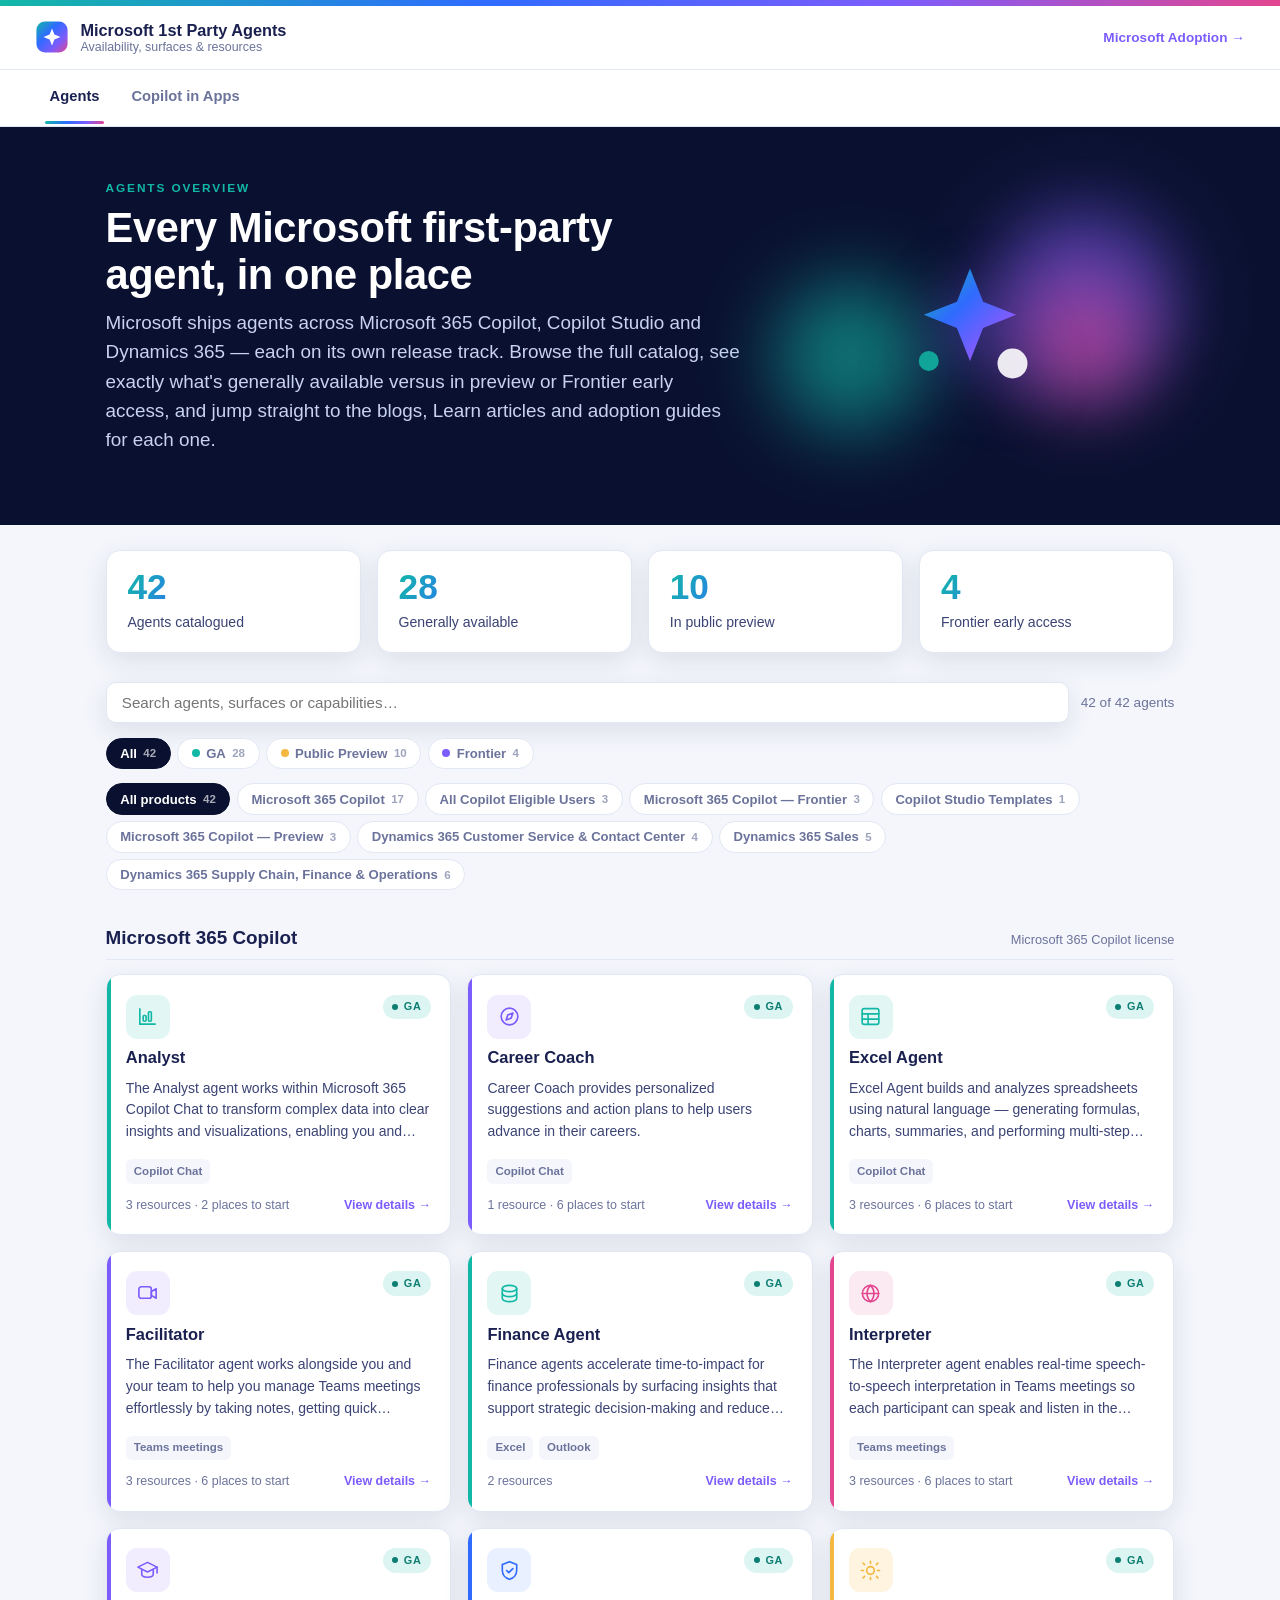
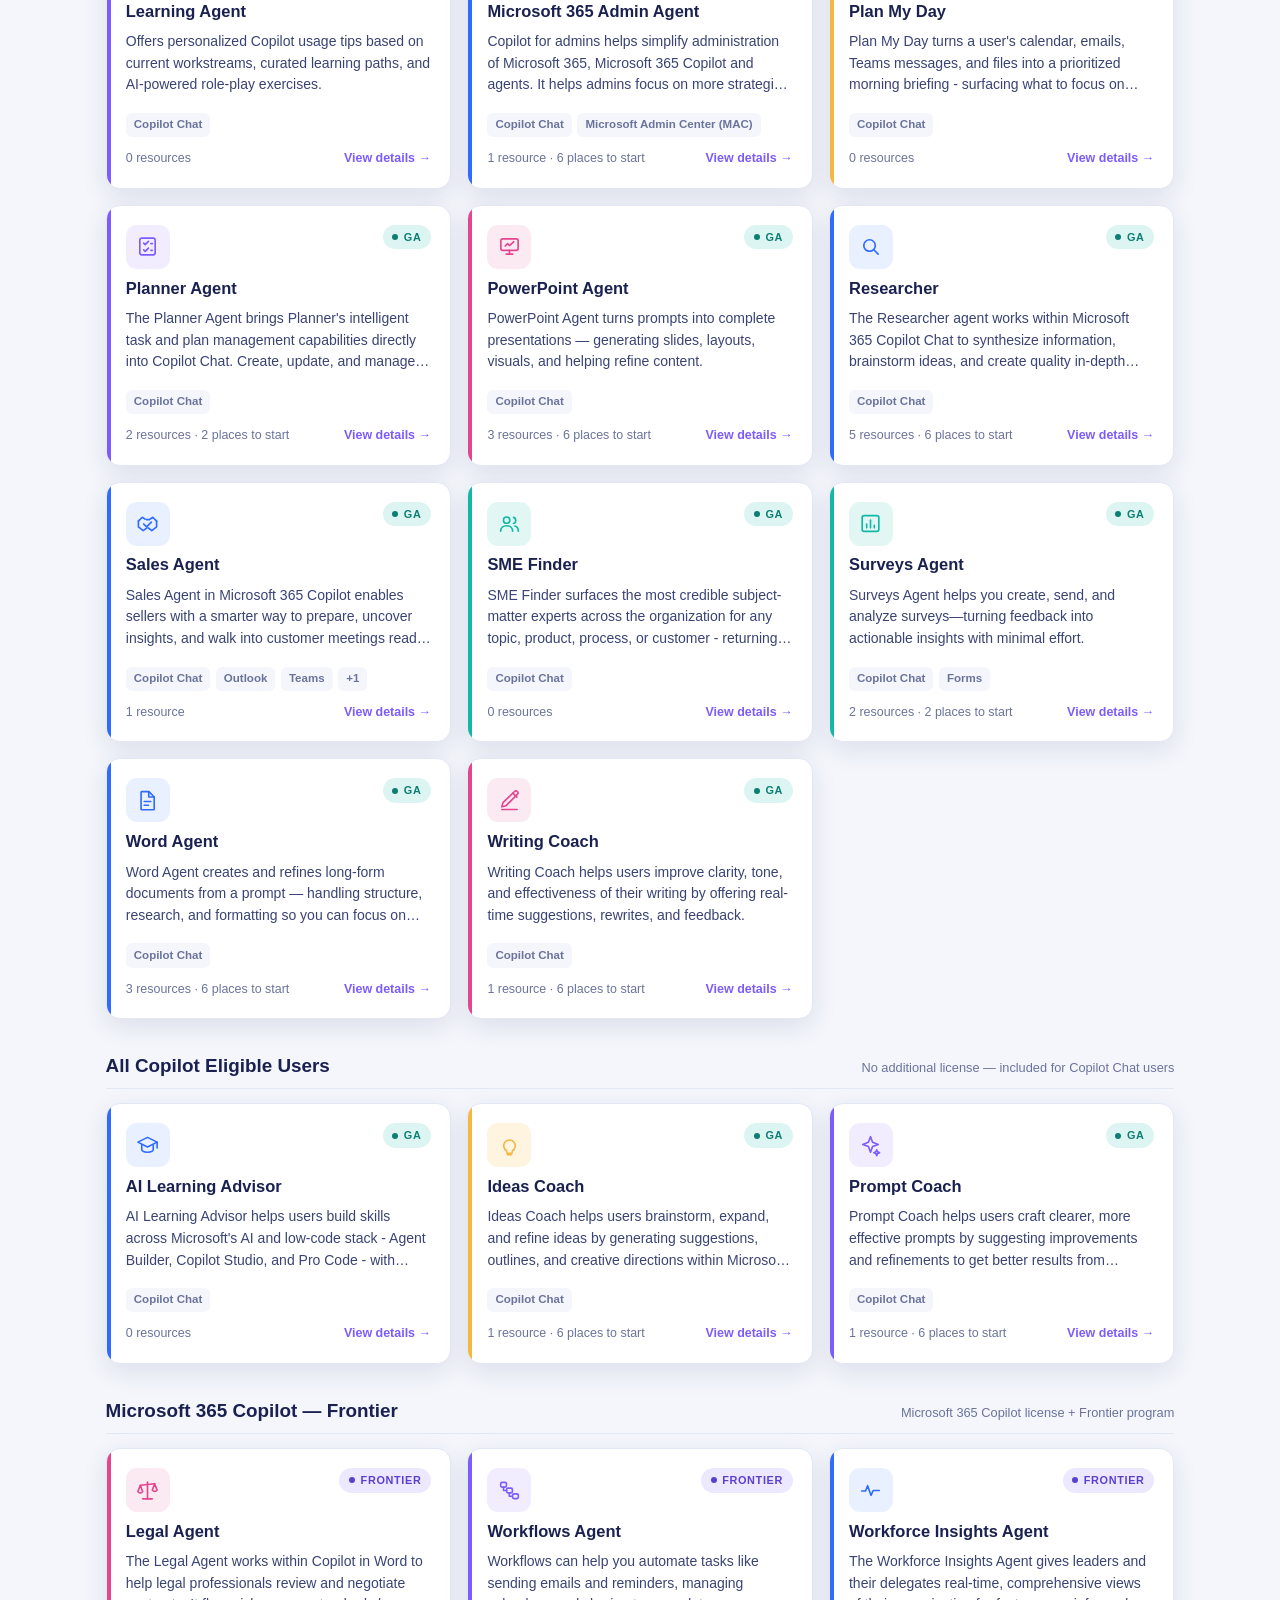
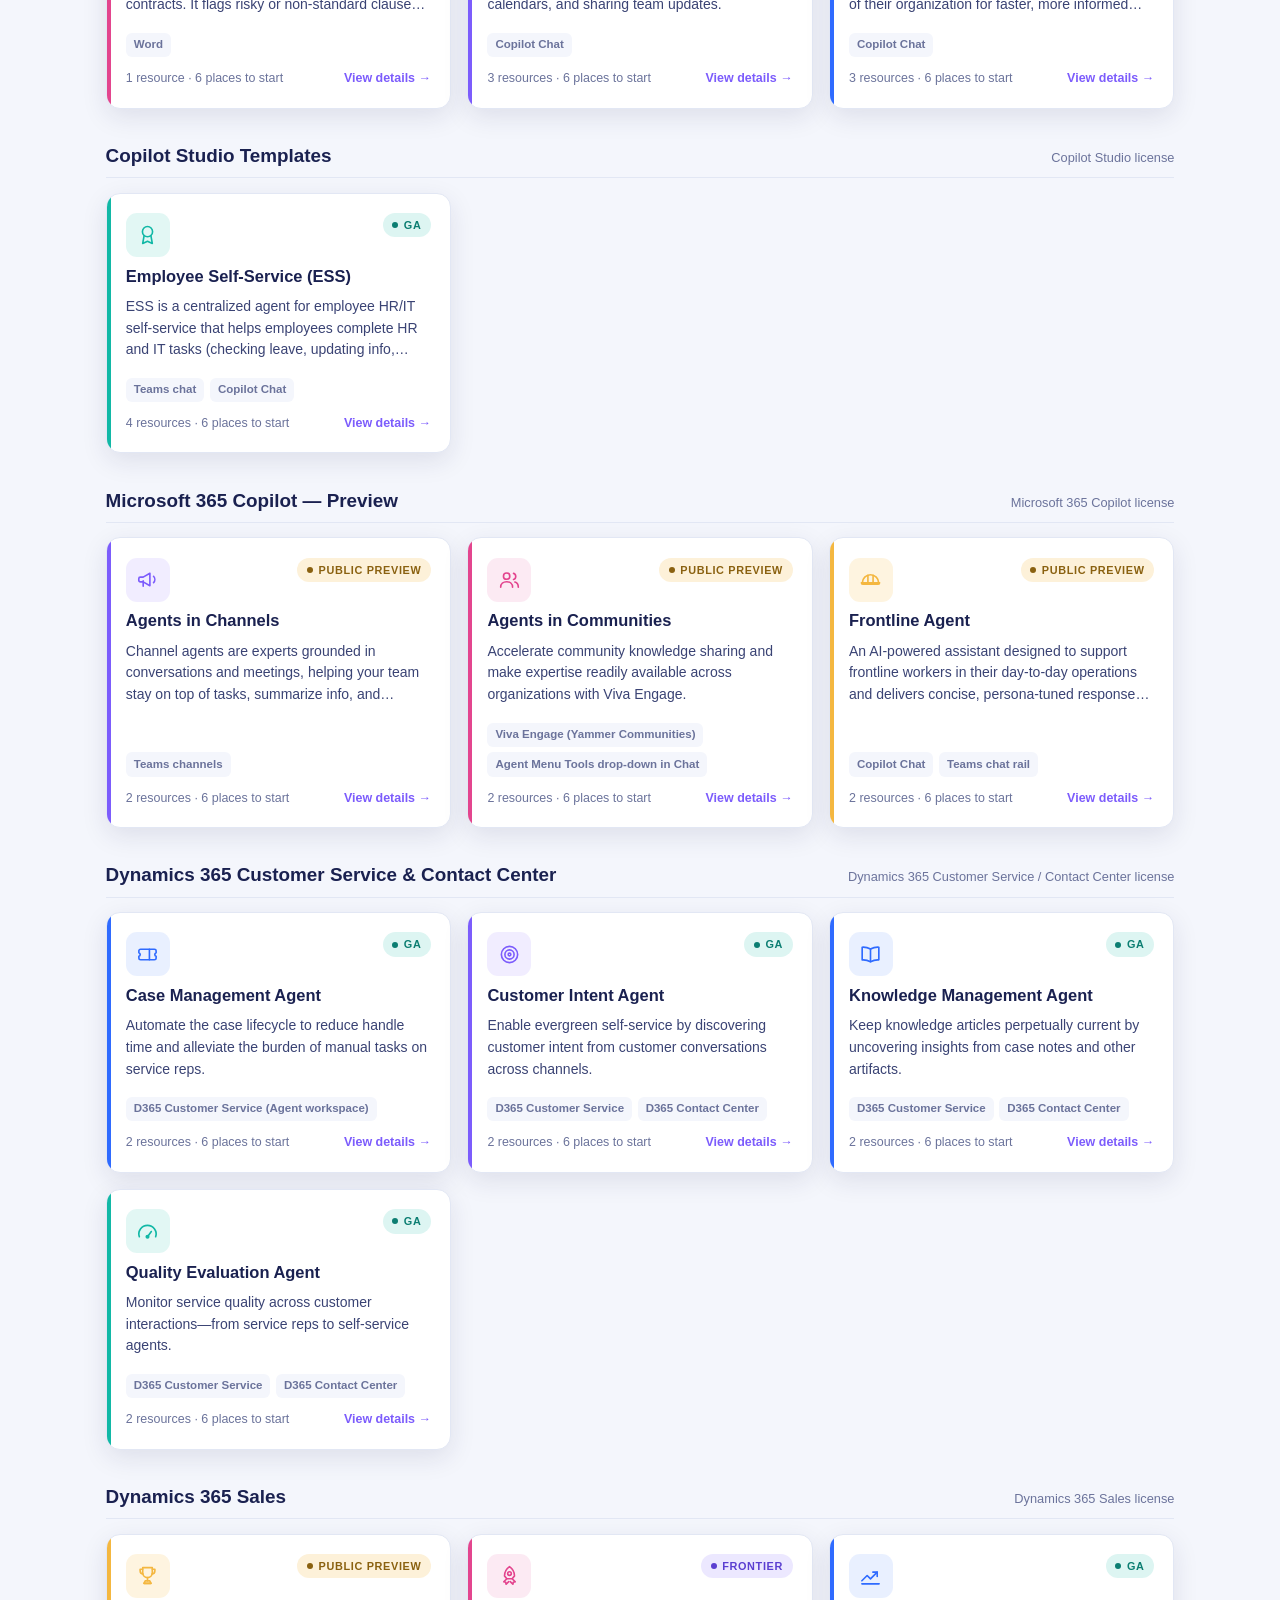
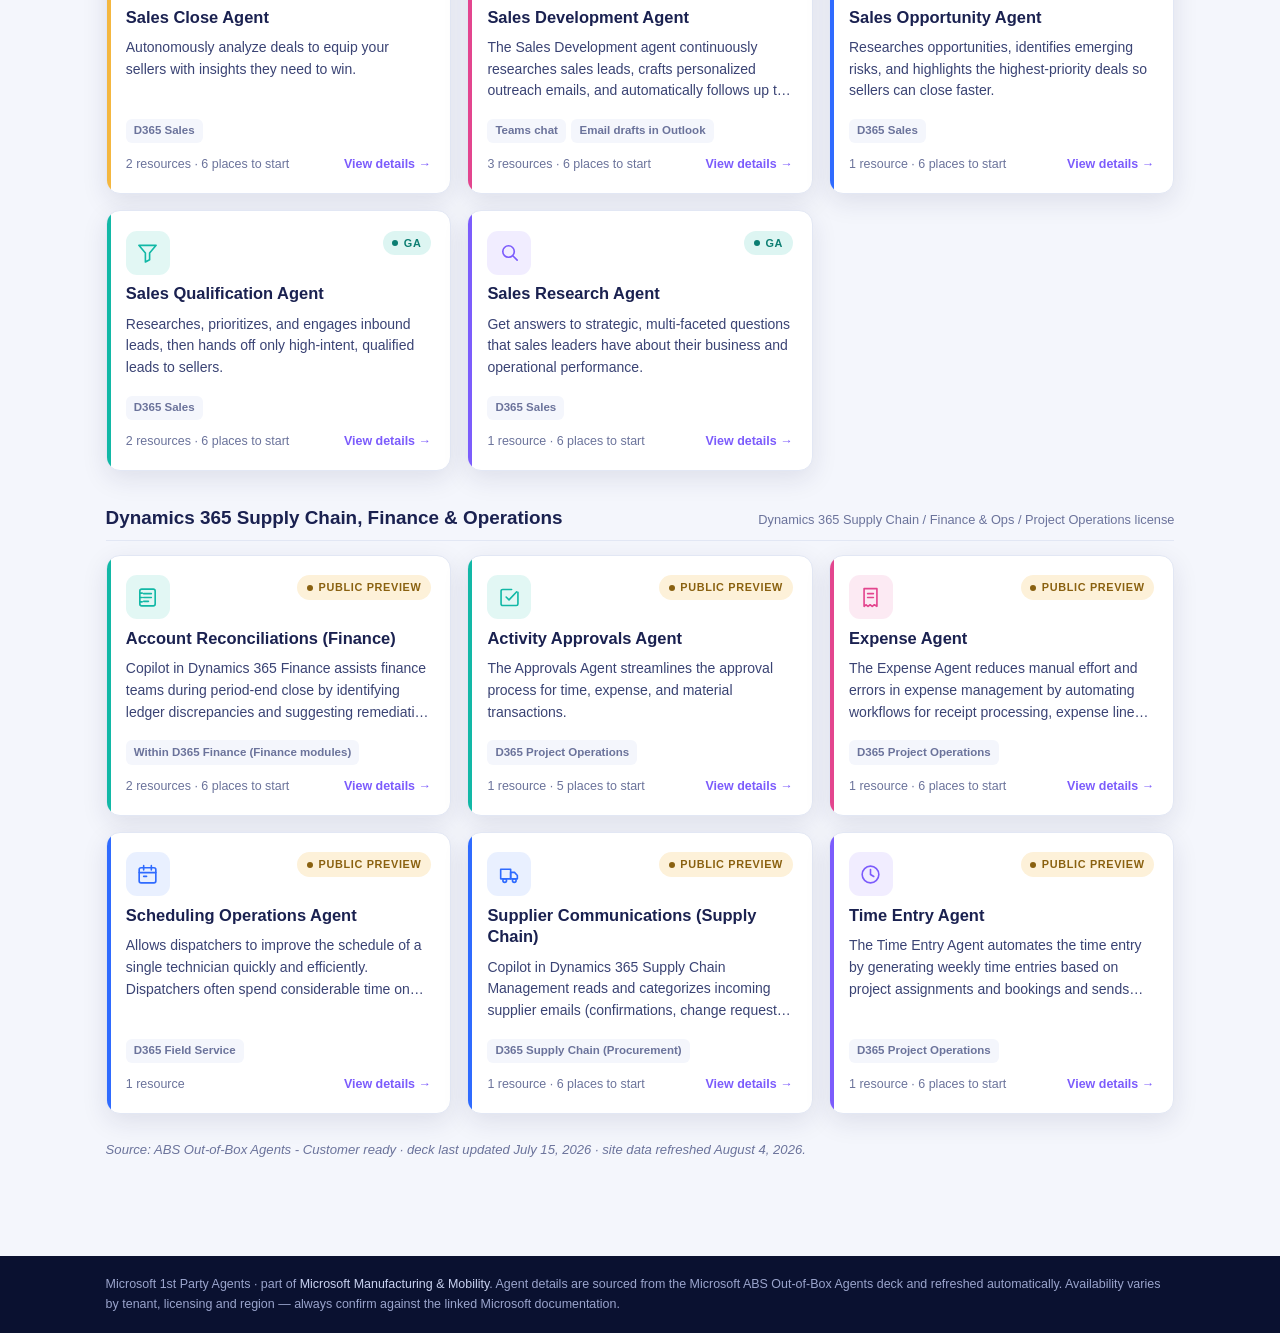
<file: index.html>
<!DOCTYPE html>
<html lang="en">
<head>
<meta charset="utf-8">
<meta name="viewport" content="width=device-width,initial-scale=1">
<title>Microsoft 1st Party Agents</title>
<meta name="description" content="Catalog of Microsoft's first-party AI agents across Microsoft 365 Copilot, Copilot Studio and Dynamics 365 — with availability status, surfaces and resource links.">
<link rel="icon" href="assets/favicon.svg" type="image/svg+xml">
<link rel="stylesheet" href="assets/css/styles.css?v=20260926">
</head>
<body>
<div class="ribbon"></div>

<header class="site-header">
  <a class="brand" href="#/">
    <svg class="brand-glyph" viewBox="0 0 48 48" fill="none" aria-hidden="true">
      <defs><linearGradient id="bg" x1="0" y1="0" x2="1" y2="1">
        <stop offset="0" stop-color="#12B8A6"/><stop offset=".38" stop-color="#2F6BFF"/>
        <stop offset=".7" stop-color="#7C5CFC"/><stop offset="1" stop-color="#E3458E"/>
      </linearGradient></defs>
      <rect x="2" y="2" width="44" height="44" rx="12" fill="url(#bg)"/>
      <path d="M24 12l3.4 8.6L36 24l-8.6 3.4L24 36l-3.4-8.6L12 24l8.6-3.4z" fill="#fff"/>
    </svg>
    <span class="brand-text">
      <strong>Microsoft 1st Party Agents</strong>
      <span>Availability, surfaces &amp; resources</span>
    </span>
  </a>
  <a class="header-cta" href="https://adoption.microsoft.com/en-us/ai-agents/agents-in-microsoft-365/"
     target="_blank" rel="noopener noreferrer">Microsoft Adoption &rarr;</a>
</header>

<nav class="tabs" aria-label="Sections">
  <a class="tab is-active" href="index.html" aria-current="page">Agents</a>
  <a class="tab" href="apps.html">Copilot in Apps</a>
</nav>

<main class="container">

  <!-- ------------------------------------------------------------- list -->
  <div id="listView" class="view">
    <section class="hero">
      <div class="hero-copy">
        <span class="kicker">Agents Overview</span>
        <h1>Every Microsoft first-party agent, in one place</h1>
        <p class="lead">Microsoft ships agents across Microsoft 365 Copilot, Copilot Studio and
          Dynamics 365 — each on its own release track. Browse the full catalog, see exactly what's
          generally available versus in preview or Frontier early access, and jump straight to the
          blogs, Learn articles and adoption guides for each one.</p>
      </div>
      <div class="hero-art">
        <div class="orb orb-a"></div><div class="orb orb-b"></div><div class="orb orb-c"></div>
        <svg class="hero-glyph" viewBox="0 0 120 120" fill="none" aria-hidden="true">
          <defs><linearGradient id="hg" x1="0" y1="0" x2="1" y2="1">
            <stop offset="0" stop-color="#12B8A6"/><stop offset=".4" stop-color="#2F6BFF"/>
            <stop offset=".72" stop-color="#7C5CFC"/><stop offset="1" stop-color="#E3458E"/>
          </linearGradient></defs>
          <path d="M60 14l10.5 26.5L97 51 70.5 61.5 60 88 49.5 61.5 23 51l26.5-10.5z" fill="url(#hg)"/>
          <circle cx="94" cy="90" r="12" fill="#fff" opacity=".9"/>
          <circle cx="27" cy="88" r="8" fill="#12B8A6" opacity=".85"/>
        </svg>
      </div>
    </section>

    <div id="statRow" class="stat-row"></div>

    <div class="controls">
      <div class="search-row">
        <input id="agentSearch" type="search" placeholder="Search agents, surfaces or capabilities…"
               aria-label="Search agents" autocomplete="off">
        <span id="resultCount" class="result-count"></span>
      </div>
      <div class="filter-group" id="statusChips" role="group" aria-label="Filter by availability">
        <span class="filter-label">Availability</span>
      </div>
      <div class="filter-group" id="groupChips" role="group" aria-label="Filter by product">
        <span class="filter-label">Product</span>
      </div>
    </div>

    <div id="agentGroups"></div>
    <p id="sourceNote" class="source-note"></p>
  </div>

  <!-- ----------------------------------------------------------- detail -->
  <div id="detailView" class="view" hidden></div>

</main>

<footer class="site-footer">
  <p>Microsoft 1st Party Agents &middot; part of
    <a href="https://www.mfg-365.com">Microsoft Manufacturing &amp; Mobility</a>.
    Agent details are sourced from the Microsoft ABS Out-of-Box Agents deck and refreshed automatically.
    Availability varies by tenant, licensing and region — always confirm against the linked Microsoft documentation.</p>
</footer>

<script type="module" src="assets/js/app.js?v=20260926"></script>
</body>
</html>
</file>
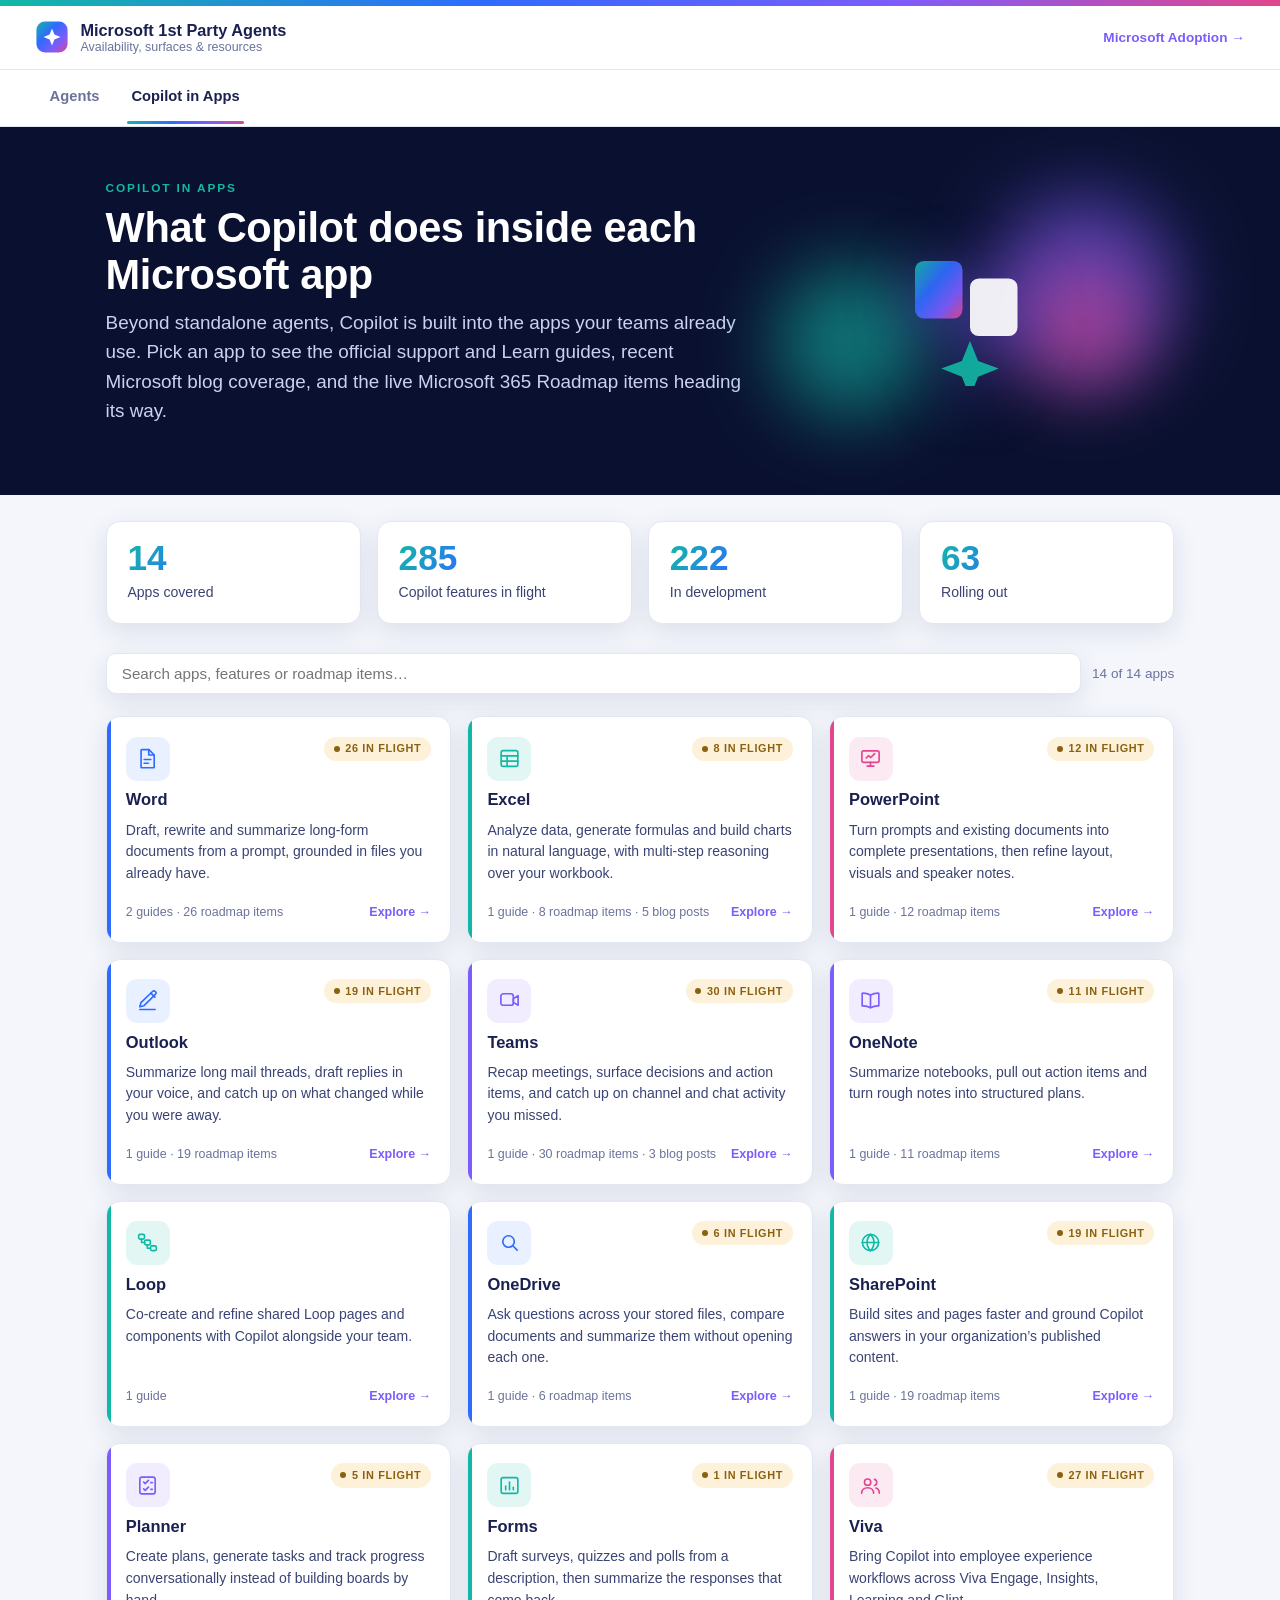
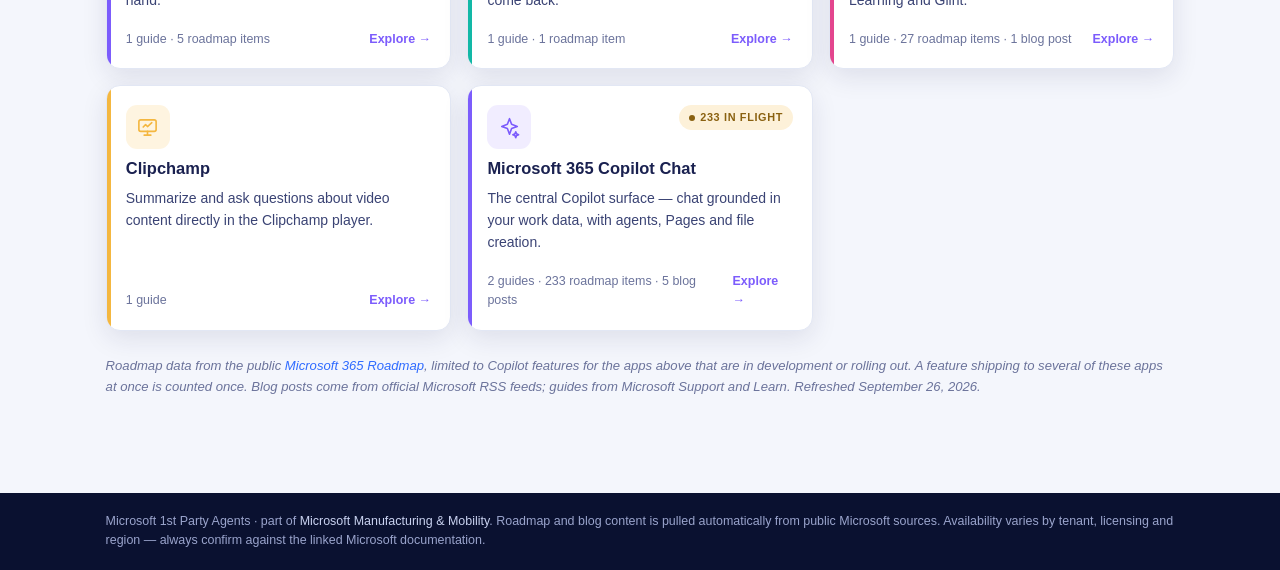
<file: apps.html>
<!DOCTYPE html>
<html lang="en">
<head>
<meta charset="utf-8">
<meta name="viewport" content="width=device-width,initial-scale=1">
<title>Copilot in Apps — Microsoft 1st Party Agents</title>
<meta name="description" content="What Microsoft 365 Copilot does inside Word, Excel, PowerPoint, Outlook, Teams and more — with official support articles, Microsoft blogs and live roadmap items for each app.">
<link rel="icon" href="assets/favicon.svg" type="image/svg+xml">
<link rel="stylesheet" href="assets/css/styles.css?v=20260926">
</head>
<body>
<div class="ribbon"></div>

<header class="site-header">
  <a class="brand" href="index.html">
    <svg class="brand-glyph" viewBox="0 0 48 48" fill="none" aria-hidden="true">
      <defs><linearGradient id="bg" x1="0" y1="0" x2="1" y2="1">
        <stop offset="0" stop-color="#12B8A6"/><stop offset=".38" stop-color="#2F6BFF"/>
        <stop offset=".7" stop-color="#7C5CFC"/><stop offset="1" stop-color="#E3458E"/>
      </linearGradient></defs>
      <rect x="2" y="2" width="44" height="44" rx="12" fill="url(#bg)"/>
      <path d="M24 12l3.4 8.6L36 24l-8.6 3.4L24 36l-3.4-8.6L12 24l8.6-3.4z" fill="#fff"/>
    </svg>
    <span class="brand-text">
      <strong>Microsoft 1st Party Agents</strong>
      <span>Availability, surfaces &amp; resources</span>
    </span>
  </a>
  <a class="header-cta" href="https://adoption.microsoft.com/en-us/ai-agents/agents-in-microsoft-365/"
     target="_blank" rel="noopener noreferrer">Microsoft Adoption &rarr;</a>
</header>

<nav class="tabs" aria-label="Sections">
  <a class="tab" href="index.html">Agents</a>
  <a class="tab is-active" href="apps.html" aria-current="page">Copilot in Apps</a>
</nav>

<main class="container">

  <!-- ------------------------------------------------------------- list -->
  <div id="listView" class="view">
    <section class="hero">
      <div class="hero-copy">
        <span class="kicker">Copilot in Apps</span>
        <h1>What Copilot does inside each Microsoft app</h1>
        <p class="lead">Beyond standalone agents, Copilot is built into the apps your teams already use.
          Pick an app to see the official support and Learn guides, recent Microsoft blog coverage, and
          the live Microsoft 365 Roadmap items heading its way.</p>
      </div>
      <div class="hero-art">
        <div class="orb orb-a"></div><div class="orb orb-b"></div><div class="orb orb-c"></div>
        <svg class="hero-glyph" viewBox="0 0 120 120" fill="none" aria-hidden="true">
          <defs><linearGradient id="hg" x1="0" y1="0" x2="1" y2="1">
            <stop offset="0" stop-color="#12B8A6"/><stop offset=".4" stop-color="#2F6BFF"/>
            <stop offset=".72" stop-color="#7C5CFC"/><stop offset="1" stop-color="#E3458E"/>
          </linearGradient></defs>
          <rect x="16" y="20" width="38" height="46" rx="7" fill="url(#hg)" opacity=".92"/>
          <rect x="60" y="34" width="38" height="46" rx="7" fill="#fff" opacity=".92"/>
          <path d="M60 84l6.5 16L83 106l-16.5 6.5L60 129l-6.5-16.5L37 106l16.5-6z" fill="#12B8A6" opacity=".9"/>
        </svg>
      </div>
    </section>

    <div id="statRow" class="stat-row"></div>

    <div class="controls">
      <div class="search-row">
        <input id="appSearch" type="search" placeholder="Search apps, features or roadmap items…"
               aria-label="Search apps" autocomplete="off">
        <span id="resultCount" class="result-count"></span>
      </div>
    </div>

    <div id="appGrid" class="agent-grid"></div>
    <p id="sourceNote" class="source-note"></p>
  </div>

  <!-- ----------------------------------------------------------- detail -->
  <div id="detailView" class="view" hidden></div>

</main>

<footer class="site-footer">
  <p>Microsoft 1st Party Agents &middot; part of
    <a href="https://www.mfg-365.com">Microsoft Manufacturing &amp; Mobility</a>.
    Roadmap and blog content is pulled automatically from public Microsoft sources.
    Availability varies by tenant, licensing and region — always confirm against the linked Microsoft documentation.</p>
</footer>

<script type="module" src="assets/js/apps.js?v=20260926"></script>
</body>
</html>
</file>
<file: assets/css/styles.css>
/* Microsoft 1st Party Agents — mfg-365 design system
   Tokens mirror copilot-frontier-coe-site/assets/css/styles.css so the app
   reads as a sibling of the other mfg-365 properties. */
:root{
  --teal:#12B8A6; --blue:#2F6BFF; --purple:#7C5CFC; --pink:#E3458E; --amber:#F4B740;
  --navy:#0A1130; --navy2:#141C44;
  --ink:#1A2150; --body:#3A4374; --muted:#6B739B;
  --light:#F4F6FC; --card:#FFFFFF; --hair:#E2E7F4;
  --grad:linear-gradient(120deg,#12B8A6 0%,#2F6BFF 38%,#7C5CFC 70%,#E3458E 100%);
  --radius:14px; --shadow:0 8px 26px rgba(26,33,80,.10);
  --maxw:1120px;
  --font:"Segoe UI",-apple-system,BlinkMacSystemFont,Roboto,Helvetica,Arial,sans-serif;
}
*{box-sizing:border-box;margin:0;padding:0}
html{scroll-behavior:smooth;overflow-x:clip;scroll-padding-top:120px}
body{font-family:var(--font);color:var(--body);background:var(--light);line-height:1.55;
  -webkit-font-smoothing:antialiased;overflow-x:clip}
a{color:var(--blue);text-decoration:none}
a:hover{text-decoration:underline}
[hidden]{display:none !important}

.ribbon{height:6px;background:var(--grad)}

/* Header */
.site-header{display:flex;align-items:center;justify-content:space-between;gap:1rem;
  padding:.9rem clamp(1rem,4vw,2.2rem);background:#fff;border-bottom:1px solid var(--hair);
  position:sticky;top:0;z-index:50}
.brand{display:flex;align-items:center;gap:.7rem;color:inherit}
.brand:hover{text-decoration:none}
.brand-glyph{width:34px;height:34px;flex:0 0 auto}
.brand-text{display:flex;flex-direction:column;line-height:1.15}
.brand-text strong{color:var(--ink);font-size:1.02rem}
.brand-text span{color:var(--muted);font-size:.78rem}
.header-cta{font-size:.85rem;font-weight:600;color:var(--purple);white-space:nowrap}

/* Section tabs — matches the sibling mfg-365 sites. Sticky below the site
   header on its own, and below the injected global bar inside the bundle
   (mfg-global.css raises this to 112px). */
.tabs{display:flex;gap:.2rem;overflow-x:auto;background:#fff;
  padding:0 clamp(1rem,4vw,2.2rem);border-bottom:1px solid var(--hair);
  position:sticky;top:60px;z-index:40;scrollbar-width:none}
.tabs::-webkit-scrollbar{display:none}
.tab{appearance:none;border:none;background:none;cursor:pointer;font-family:inherit;
  font-size:.92rem;font-weight:600;color:var(--muted);padding:.95rem .9rem;
  border-bottom:3px solid transparent;white-space:nowrap;transition:color .15s;
  text-decoration:none;position:relative}
.tab:hover{color:var(--ink);text-decoration:none}
.tab.is-active{color:var(--ink)}
.tab.is-active::after{content:"";position:absolute;left:.6rem;right:.6rem;bottom:-1px;
  height:3px;border-radius:3px;background:var(--grad)}

/* Roadmap + blog cards */
.rm-meta-row{display:flex;gap:.5rem;flex-wrap:wrap;margin-bottom:1rem}
.count-badge{display:inline-flex;align-items:center;gap:.4rem;background:#fff;border:1px solid var(--hair);
  border-radius:20px;padding:.35rem .85rem;font-size:.8rem;font-weight:600;color:var(--ink);box-shadow:var(--shadow)}
a.count-badge{color:var(--purple)}
a.count-badge:hover{text-decoration:none;border-color:#C9D2F0}
.count-badge i{width:9px;height:9px;border-radius:50%;display:inline-block;flex:0 0 auto}
.dot-dev{background:var(--blue)}.dot-roll{background:var(--amber)}.dot-launch{background:var(--teal)}

/* Clickable roadmap status filters */
button.chip-toggle{appearance:none;cursor:pointer;font-family:inherit;
  transition:background .15s,color .15s,border-color .15s}
button.chip-toggle:hover{border-color:#C9D2F0;background:var(--light)}
button.chip-toggle.is-active{background:var(--navy);color:#fff;border-color:var(--navy)}
button.chip-toggle:focus-visible{outline:2px solid var(--purple);outline-offset:2px}
.chip-toggle .chip-n{font-size:.72rem;font-weight:700;opacity:.65}
.chip-toggle.is-active .chip-n{opacity:.8}
.rm-empty{text-align:center;color:var(--muted);padding:2rem 1rem;font-size:.9rem}

.roadmap-list{display:grid;gap:.8rem}
.rm-card{background:#fff;border:1px solid var(--hair);border-radius:12px;padding:1.1rem 1.2rem;
  box-shadow:var(--shadow);border-left:5px solid var(--blue)}
.rm-card[data-s="Rolling out"]{border-left-color:var(--amber)}
.rm-card[data-s="Launched"]{border-left-color:var(--teal)}
.rm-card.blog-card{border-left-color:var(--purple)}
.rm-head{display:flex;justify-content:space-between;gap:1rem;align-items:flex-start;margin-bottom:.4rem}
.rm-title{color:var(--ink);font-size:1rem;font-weight:600;line-height:1.35}
.rm-title a{color:var(--ink)}
.rm-status{flex:0 0 auto;font-size:.7rem;font-weight:700;letter-spacing:.05em;text-transform:uppercase;
  padding:.25rem .6rem;border-radius:20px;white-space:nowrap}
.s-dev{background:rgba(47,107,255,.12);color:var(--blue)}
.s-roll{background:rgba(244,183,64,.20);color:#8A6110}
.s-launch{background:rgba(18,184,166,.14);color:#0C7E72}
.rm-date{flex:0 0 auto;font-size:.78rem;color:var(--muted);white-space:nowrap}
.rm-desc{font-size:.88rem;color:var(--body);margin-bottom:.6rem;line-height:1.55}
.rm-meta{display:flex;gap:.4rem;flex-wrap:wrap;font-size:.72rem;color:var(--muted)}
.rm-meta .m{background:var(--light);border-radius:6px;padding:.2rem .5rem}

/* Layout */
.container{max-width:var(--maxw);margin:0 auto;padding:clamp(1.4rem,4vw,2.8rem) clamp(1rem,4vw,1.6rem) 4rem}
.view{animation:fade .3s ease}
@keyframes fade{from{opacity:0;transform:translateY(8px)}to{opacity:1;transform:none}}

.kicker{display:inline-block;font-size:.74rem;font-weight:700;letter-spacing:.16em;
  text-transform:uppercase;color:var(--purple);margin-bottom:.5rem}
h1{font-size:clamp(1.8rem,4vw,2.6rem);color:var(--ink);line-height:1.12;letter-spacing:-.01em;margin-bottom:.6rem}
.lead{font-size:clamp(1rem,2vw,1.18rem);color:var(--body);max-width:64ch;margin-bottom:1.4rem}
.section-title{color:var(--ink);font-size:1.3rem;margin:2.4rem 0 1rem}
.muted{color:var(--muted)}
.source-note{font-size:.82rem;color:var(--muted);margin-top:1.6rem;font-style:italic}

/* Hero */
.hero{display:grid;grid-template-columns:1.4fr .9fr;gap:1.5rem;align-items:center;
  background:var(--navy);
  margin-left:calc(50% - 50vw);margin-right:calc(50% - 50vw);
  margin-top:calc(clamp(1.4rem,4vw,2.8rem) * -1);
  padding:clamp(2rem,5vw,3rem) max(clamp(1rem,4vw,1.6rem), calc((100vw - var(--maxw)) / 2 + 1.6rem));
  color:#fff;overflow:hidden;position:relative}
.hero .kicker{color:var(--teal)}
.hero-copy h1{color:#fff}
.hero .lead{color:#C9D2F0}
.hero-art{position:relative;height:210px;display:flex;align-items:center;justify-content:center}
.hero-glyph{width:150px;filter:drop-shadow(0 10px 30px rgba(124,92,252,.5));position:relative;z-index:2}
.orb{position:absolute;border-radius:50%;filter:blur(38px);opacity:.6}
.orb-a{width:180px;height:180px;background:var(--purple);top:-10px;right:0}
.orb-b{width:150px;height:150px;background:var(--teal);bottom:0;left:10px}
.orb-c{width:120px;height:120px;background:var(--pink);bottom:30px;right:30px}

/* Stats */
.stat-row{display:grid;grid-template-columns:repeat(4,1fr);gap:1rem;margin-top:1.6rem}
.stat{background:#fff;border:1px solid var(--hair);border-radius:var(--radius);padding:1.1rem 1.3rem;box-shadow:var(--shadow)}
.stat-num{display:block;font-size:2.2rem;font-weight:700;line-height:1;
  background:var(--grad);-webkit-background-clip:text;background-clip:text;color:transparent;margin-bottom:.35rem}
.stat-lbl{font-size:.88rem;color:var(--body)}

/* Controls */
.controls{display:flex;flex-direction:column;gap:.9rem;margin:1.8rem 0 1.4rem}
.search-row{display:flex;gap:.7rem;flex-wrap:wrap;align-items:center}
#agentSearch,#appSearch{flex:1;min-width:240px;border:1px solid var(--hair);border-radius:10px;padding:.7rem .95rem;
  font-family:inherit;font-size:.95rem;color:var(--ink);background:#fff;box-shadow:var(--shadow)}
#agentSearch:focus,#appSearch:focus{outline:2px solid var(--purple);outline-offset:1px}
.result-count{font-size:.85rem;color:var(--muted);white-space:nowrap}
.filter-group{display:flex;gap:.4rem;flex-wrap:wrap;align-items:center}
.filter-label{font-size:.72rem;font-weight:700;letter-spacing:.12em;text-transform:uppercase;
  color:var(--muted);margin-right:.2rem}
.chip{appearance:none;border:1px solid var(--hair);background:#fff;cursor:pointer;font-family:inherit;
  font-size:.82rem;font-weight:600;color:var(--muted);padding:.45rem .85rem;border-radius:20px;
  display:inline-flex;align-items:center;gap:.4rem;transition:background .15s,color .15s,border-color .15s}
.chip:hover{color:var(--ink);border-color:#C9D2F0}
.chip.is-active{background:var(--navy);color:#fff;border-color:var(--navy)}
.chip i{width:8px;height:8px;border-radius:50%;display:inline-block;flex:0 0 auto}
.chip .chip-n{font-size:.72rem;opacity:.65;font-weight:700}

/* Status badges */
.badge{display:inline-flex;align-items:center;gap:.35rem;font-size:.68rem;font-weight:700;
  letter-spacing:.06em;text-transform:uppercase;padding:.24rem .6rem;border-radius:20px;white-space:nowrap}
.badge::before{content:"";width:6px;height:6px;border-radius:50%;background:currentColor}
.badge-ga{background:rgba(18,184,166,.14);color:#0C7E72}
.badge-preview{background:rgba(244,183,64,.20);color:#8A6110}
.badge-frontier{background:rgba(124,92,252,.14);color:#5B3FD1}

/* Agent grid */
.group-block{margin-top:2.2rem}
.group-head{display:flex;align-items:baseline;justify-content:space-between;gap:1rem;flex-wrap:wrap;
  margin-bottom:.9rem;padding-bottom:.6rem;border-bottom:1px solid var(--hair)}
.group-head h2{color:var(--ink);font-size:1.18rem;line-height:1.25}
.group-head .group-lic{font-size:.8rem;color:var(--muted)}

.agent-grid{display:grid;grid-template-columns:repeat(auto-fill,minmax(285px,1fr));gap:1rem}
a.agent-card{display:flex;flex-direction:column;gap:.55rem;background:#fff;border:1px solid var(--hair);
  border-radius:var(--radius);padding:1.2rem;box-shadow:var(--shadow);color:inherit;
  position:relative;overflow:hidden;transition:transform .14s,box-shadow .14s,border-color .14s}
a.agent-card:hover{transform:translateY(-3px);box-shadow:0 14px 34px rgba(26,33,80,.14);
  text-decoration:none;border-color:#CFD8F2}
.agent-card::before{content:"";position:absolute;inset:0 auto 0 0;width:4px;background:var(--acc,var(--blue))}
.agent-card-top{display:flex;align-items:flex-start;justify-content:space-between;gap:.7rem}
.agent-ico{width:44px;height:44px;border-radius:11px;flex:0 0 auto;display:flex;align-items:center;
  justify-content:center;background:var(--acc-soft,rgba(47,107,255,.1));color:var(--acc,var(--blue))}
.agent-ico svg{width:23px;height:23px}
.agent-card h3{color:var(--ink);font-size:1.03rem;line-height:1.3}
.agent-card p{font-size:.875rem;color:var(--body);
  display:-webkit-box;-webkit-line-clamp:3;line-clamp:3;-webkit-box-orient:vertical;overflow:hidden}
.surface-row{display:flex;gap:.35rem;flex-wrap:wrap;margin-top:auto;padding-top:.5rem}
.surface{font-size:.72rem;font-weight:600;color:var(--muted);background:var(--light);
  border-radius:6px;padding:.2rem .5rem;white-space:nowrap}
.agent-card-foot{display:flex;align-items:center;justify-content:space-between;gap:.6rem;
  font-size:.78rem;color:var(--muted);padding-top:.2rem}
.agent-card-foot .go{font-weight:700;color:var(--purple)}
a.agent-card:hover .go{text-decoration:underline}

.empty{text-align:center;color:var(--muted);padding:3rem 1rem;background:#fff;
  border:1px dashed var(--hair);border-radius:var(--radius);margin-top:1.5rem}

/* Detail view */
.back-link{display:inline-flex;align-items:center;gap:.4rem;font-size:.88rem;font-weight:600;
  color:var(--purple);margin-bottom:1.2rem;background:none;border:none;cursor:pointer;font-family:inherit;padding:0}
.back-link:hover{text-decoration:underline}
.detail-hero{background:var(--navy);border-radius:var(--radius);padding:clamp(1.5rem,4vw,2.2rem);
  color:#fff;position:relative;overflow:hidden;box-shadow:0 14px 40px rgba(10,17,48,.28)}
.detail-hero::before{content:"";position:absolute;left:0;top:0;bottom:0;width:7px;background:var(--acc,var(--blue))}
.detail-hero::after{content:"";position:absolute;right:-70px;top:-70px;width:250px;height:250px;border-radius:50%;
  background:radial-gradient(circle,var(--acc,var(--blue)),transparent 70%);opacity:.35;filter:blur(24px);pointer-events:none}
.detail-head{display:flex;align-items:flex-start;gap:1.1rem;position:relative;z-index:1;flex-wrap:wrap}
.detail-ico{width:64px;height:64px;border-radius:15px;flex:0 0 auto;display:flex;align-items:center;
  justify-content:center;background:rgba(255,255,255,.10);border:1px solid rgba(255,255,255,.18);color:#fff}
.detail-ico svg{width:33px;height:33px}
.detail-title{flex:1;min-width:240px}
.detail-title h1{color:#fff;font-size:clamp(1.5rem,3.5vw,2.1rem);margin-bottom:.5rem}
.detail-badges{display:flex;gap:.5rem;flex-wrap:wrap;align-items:center}
.detail-hero .badge{background:rgba(255,255,255,.14);color:#fff}
.detail-group{font-size:.82rem;color:#C9D2F0}
.detail-desc{color:#C9D2F0;font-size:1.02rem;margin-top:1.1rem;position:relative;z-index:1;max-width:70ch}

.detail-grid{display:grid;grid-template-columns:repeat(auto-fit,minmax(260px,1fr));gap:1rem;margin-top:1.5rem}
.info-card{background:#fff;border:1px solid var(--hair);border-radius:var(--radius);padding:1.2rem;box-shadow:var(--shadow)}
.info-card h3{font-size:.72rem;font-weight:700;letter-spacing:.12em;text-transform:uppercase;
  color:var(--muted);margin-bottom:.7rem}
.info-card ul{list-style:none;display:flex;flex-direction:column;gap:.45rem}
.info-card li{display:flex;align-items:flex-start;gap:.5rem;font-size:.92rem;color:var(--ink)}
.info-card li::before{content:"";width:6px;height:6px;border-radius:50%;background:var(--acc,var(--blue));
  margin-top:.5rem;flex:0 0 auto}

.callout{display:flex;gap:.9rem;align-items:flex-start;background:#fff;border:1px solid var(--hair);
  border-left:5px solid var(--amber);border-radius:var(--radius);padding:1.15rem;margin-top:1.3rem;box-shadow:var(--shadow)}
.callout-mark{flex:0 0 auto;width:30px;height:30px;border-radius:50%;background:rgba(244,183,64,.18);
  display:flex;align-items:center;justify-content:center;font-weight:700;color:#8A6110;font-size:.9rem}
.callout ul{list-style:none;display:flex;flex-direction:column;gap:.4rem}
.callout li{font-size:.92rem;color:var(--body)}

/* Resources */
.res-grid{display:grid;grid-template-columns:repeat(auto-fill,minmax(250px,1fr));gap:.8rem}
a.res-card{display:flex;align-items:center;gap:.8rem;background:#fff;border:1px solid var(--hair);
  border-radius:12px;padding:.95rem 1.05rem;box-shadow:var(--shadow);color:inherit;
  transition:transform .14s,box-shadow .14s}
a.res-card:hover{transform:translateY(-3px);box-shadow:0 14px 30px rgba(26,33,80,.14);text-decoration:none}
.res-ico{width:34px;height:34px;border-radius:9px;flex:0 0 auto;display:flex;align-items:center;
  justify-content:center;background:var(--light);color:var(--purple)}
.res-ico svg{width:18px;height:18px}
.res-body{min-width:0;display:flex;flex-direction:column;gap:.15rem}
.res-body strong{color:var(--ink);font-size:.94rem}
.res-body em{color:var(--body);font-size:.8rem;font-style:normal;line-height:1.4;
  display:-webkit-box;-webkit-line-clamp:2;line-clamp:2;-webkit-box-orient:vertical;overflow:hidden}
.res-body > span{color:var(--muted);font-size:.76rem;overflow:hidden;text-overflow:ellipsis;white-space:nowrap}
a.res-card{align-items:flex-start}

/* Enriched detail sections */
.prose{background:#fff;border:1px solid var(--hair);border-radius:var(--radius);
  padding:1.3rem 1.4rem;box-shadow:var(--shadow);display:flex;flex-direction:column;gap:.8rem}
.prose p{font-size:.97rem;color:var(--body);line-height:1.65;max-width:78ch}

.hl-list{list-style:none;display:grid;grid-template-columns:repeat(auto-fit,minmax(300px,1fr));gap:.7rem}
.hl-list li{display:flex;align-items:flex-start;gap:.65rem;background:#fff;border:1px solid var(--hair);
  border-radius:12px;padding:.9rem 1.05rem;box-shadow:var(--shadow);font-size:.9rem;
  color:var(--body);line-height:1.5}
.hl-list li::before{content:"";flex:0 0 auto;width:16px;height:16px;border-radius:50%;margin-top:.2rem;
  background:var(--acc-soft,rgba(47,107,255,.12));box-shadow:inset 0 0 0 2px var(--acc,var(--blue))}

.lim-list{list-style:none;display:flex;flex-direction:column;gap:.5rem;
  background:#fff;border:1px solid var(--hair);border-left:5px solid var(--muted);
  border-radius:var(--radius);padding:1.1rem 1.3rem;box-shadow:var(--shadow)}
.lim-list li{position:relative;padding-left:1.1rem;font-size:.9rem;color:var(--body);line-height:1.5}
.lim-list li::before{content:"";position:absolute;left:0;top:.55rem;width:5px;height:5px;
  border-radius:50%;background:var(--muted)}

.related-row{display:flex;gap:.5rem;flex-wrap:wrap}
a.related-pill{display:inline-flex;align-items:center;gap:.45rem;background:#fff;border:1px solid var(--hair);
  border-radius:20px;padding:.4rem .85rem;font-size:.85rem;font-weight:600;color:var(--ink);box-shadow:var(--shadow);
  transition:transform .14s,border-color .14s}
a.related-pill:hover{text-decoration:none;border-color:#C9D2F0;transform:translateY(-2px)}
a.related-pill svg{width:15px;height:15px;color:var(--acc,var(--blue))}

/* Footer */
.site-footer{margin-top:2rem;background:var(--navy);color:#9AA4CC}
.site-footer p{max-width:var(--maxw);margin:0 auto;padding:1.2rem clamp(1rem,4vw,1.6rem);font-size:.78rem}
.site-footer a{color:#C9D2F0}

/* Responsive */
@media(max-width:900px){
  .hero{grid-template-columns:1fr}.hero-art{height:150px;order:-1}
  .stat-row{grid-template-columns:repeat(2,1fr)}
}
@media(max-width:640px){
  .stat-row{grid-template-columns:1fr}
  .agent-grid{grid-template-columns:1fr}
  .header-cta{display:none}
  .filter-label{width:100%;margin-bottom:.1rem}
  .tabs{top:58px}
  .brand-text span{display:none}
}
@media(prefers-reduced-motion:reduce){
  *{animation:none !important;transition:none !important}
  html{scroll-behavior:auto}
}
</file>
